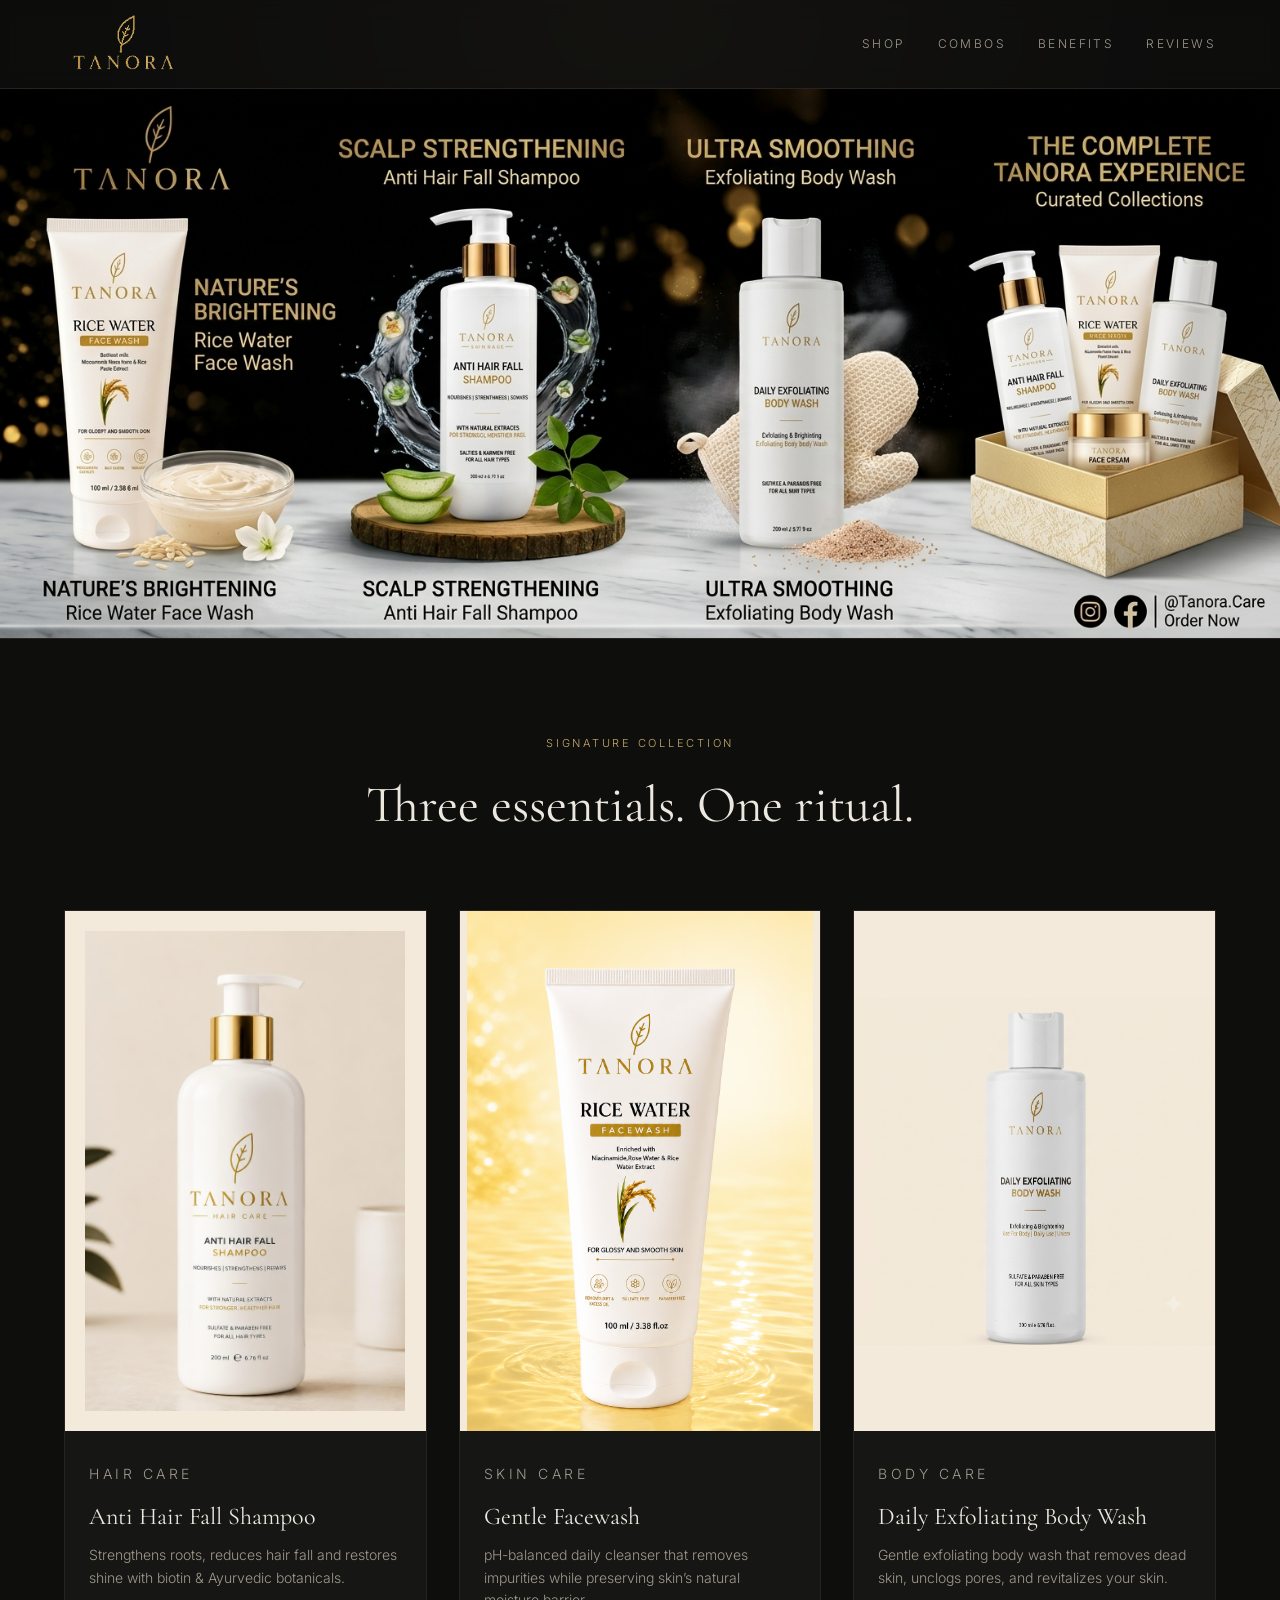
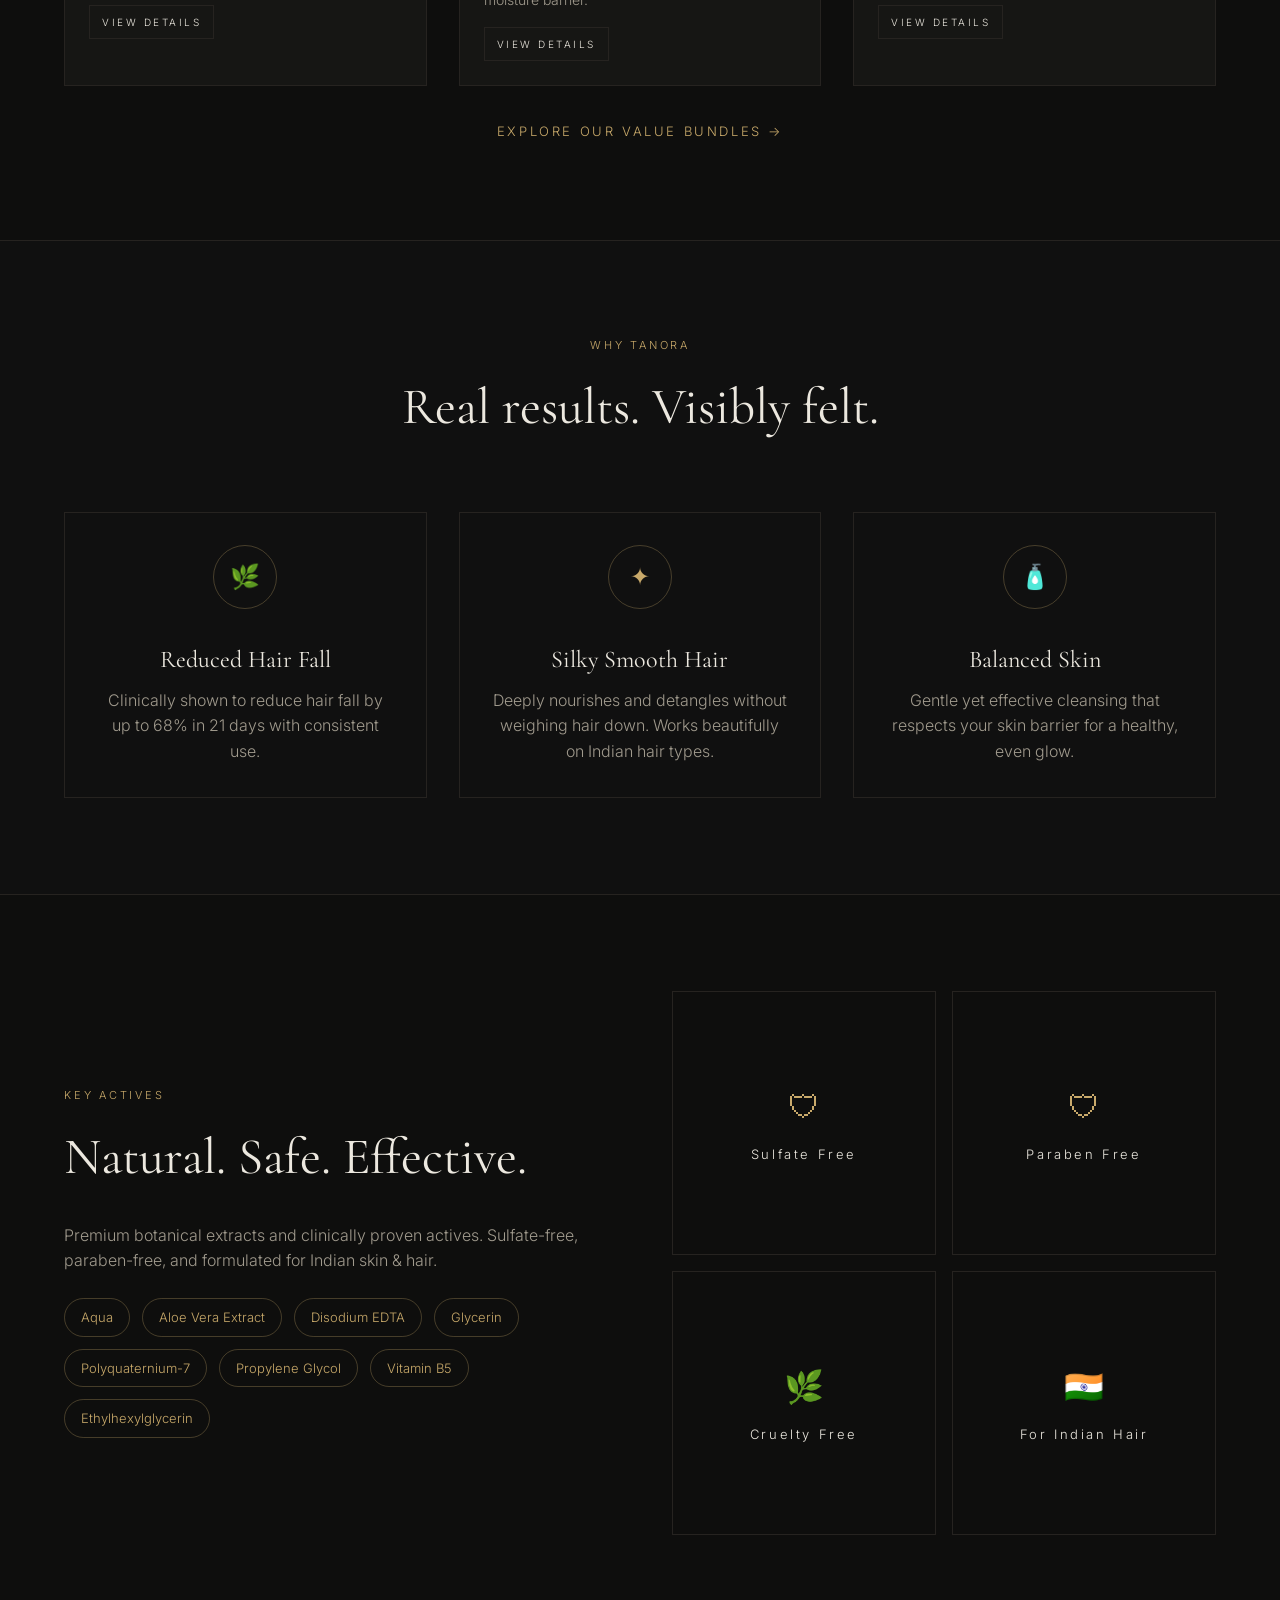
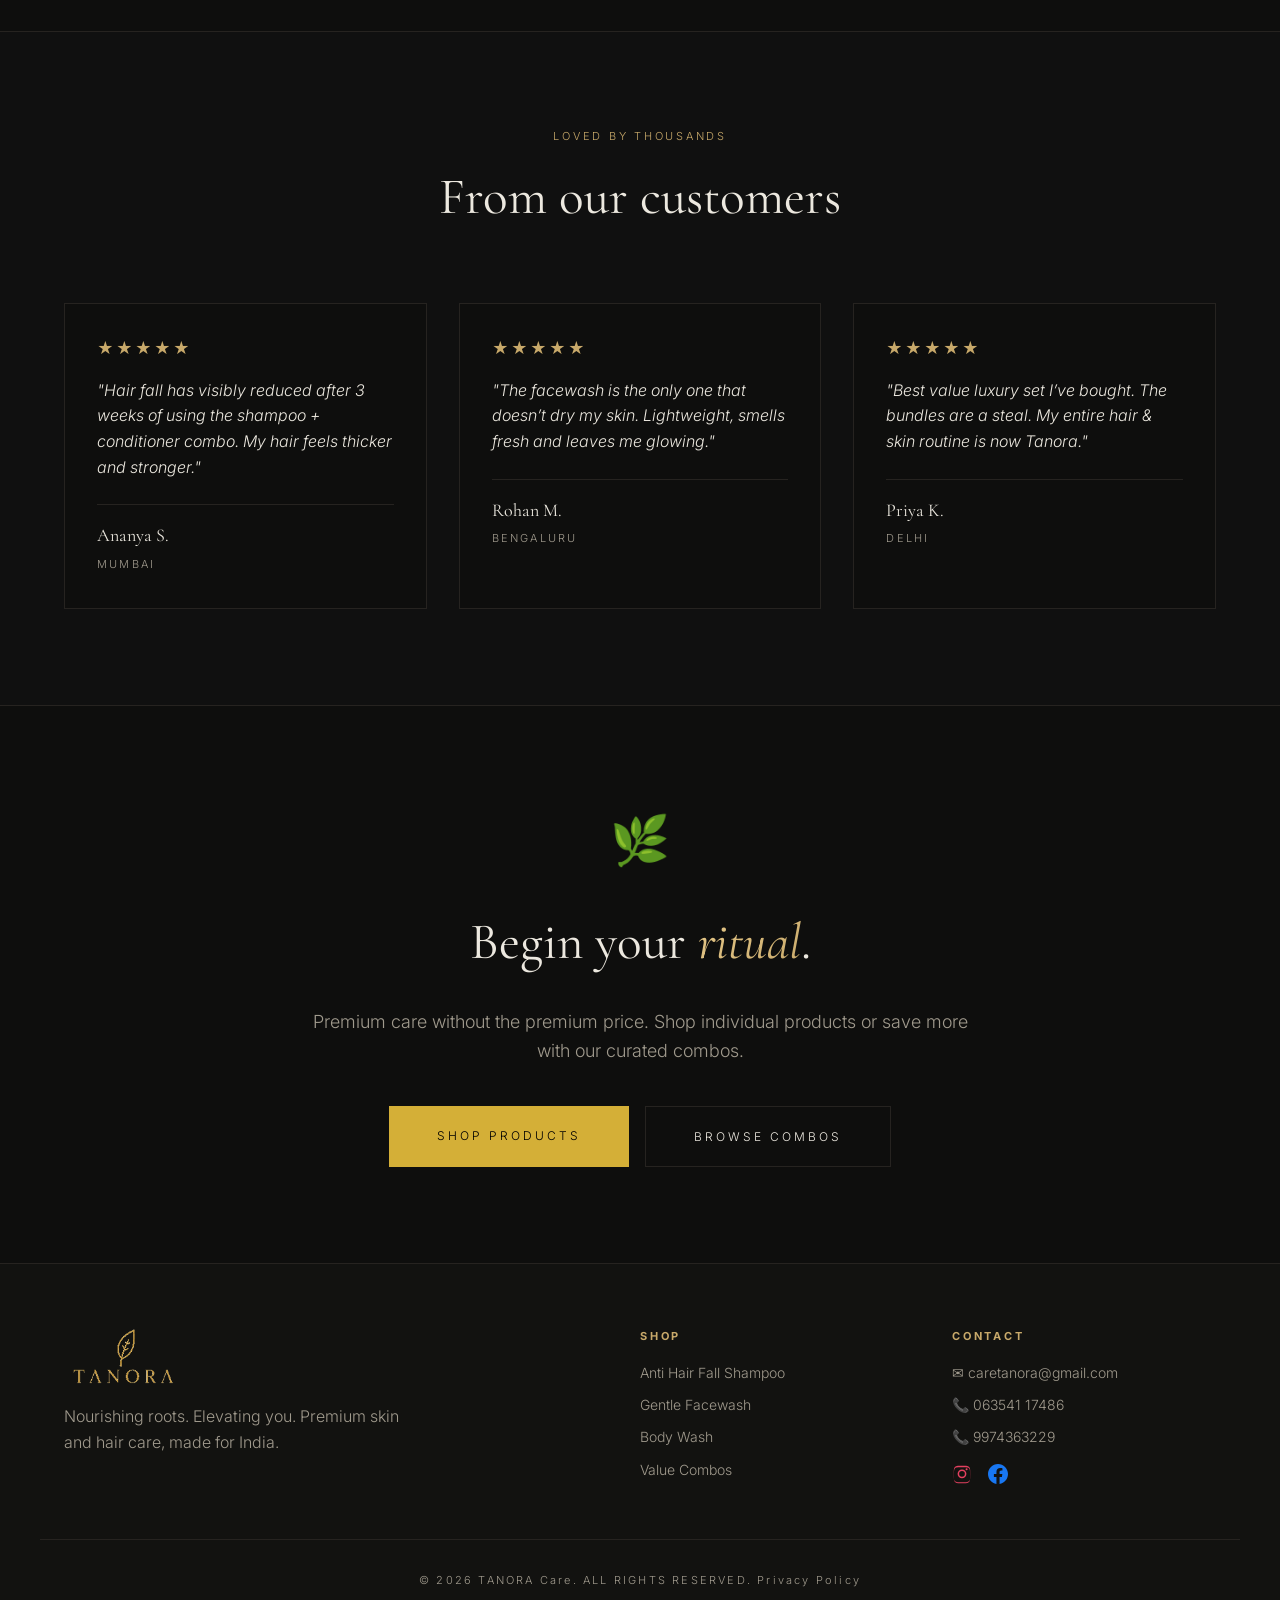
<file: index.html>
<!DOCTYPE html>
<html lang="en">
<head>
<meta charset="UTF-8" />
<meta name="viewport" content="width=device-width, initial-scale=1.0" />

<!-- Primary Meta -->
<title>Tanora | Sulfate-Free Luxury Hair & Skin Care India</title>
<meta name="description" content="Discover Tanora luxury personal care - sulfate-free shampoo, gentle facewash, nourishing conditioner & SPF 50+ sunscreen made for Indian hair & skin." />
<meta name="keywords" content="Tanora, luxury hair care, sulfate-free shampoo, anti hair fall shampoo, gentle facewash, nourishing conditioner, sunscreen SPF 50, skin care India" />
<meta name="author" content="Tanora Care" />
<meta name="robots" content="index, follow, max-image-preview:large, max-snippet:-1, max-video-preview:-1" />
<meta name="language" content="English" />
<meta name="theme-color" content="#0e0e0d" />
<link rel="canonical" href="https://www.tanora.co.in/" />

<!-- Open Graph / Facebook / LinkedIn / WhatsApp -->
<meta property="og:type" content="website" />
<meta property="og:site_name" content="Tanora Care" />
<meta property="og:title" content="Tanora | Sulfate-Free Luxury Hair & Skin Care India" />
<meta property="og:description" content="Sulfate-free shampoo, gentle facewash, nourishing conditioner & SPF 50+ sunscreen - premium personal care made for Indian hair & skin." />
<meta property="og:url" content="https://www.tanora.co.in/" />
<meta property="og:image" content="https://www.tanora.co.in/images/product.jpg" />
<meta property="og:image:alt" content="Tanora luxury personal care collection" />
<meta property="og:locale" content="en_IN" />

<!-- Twitter Card -->
<meta name="twitter:card" content="summary_large_image" />
<meta name="twitter:title" content="Tanora | Sulfate-Free Luxury Hair & Skin Care India" />
<meta name="twitter:description" content="Sulfate-free shampoo, gentle facewash, nourishing conditioner & SPF 50+ sunscreen - made for Indian hair & skin." />
<meta name="twitter:image" content="https://www.tanora.co.in/images/product.jpg" />

<!-- Icons -->
<link rel="icon" type="image/x-icon" href="images/favicon.ico" />
<link rel="apple-touch-icon" href="images/tanora-logo.png" />

<!-- Resource hints & fonts (non-blocking) -->
<link rel="preconnect" href="https://fonts.googleapis.com" />
<link rel="preconnect" href="https://fonts.gstatic.com" crossorigin />
<link rel="preload" as="image" href="images/product.jpg" fetchpriority="high" />
<link rel="preload" as="style" href="https://fonts.googleapis.com/css2?family=Cormorant+Garamond:ital,wght@0,400;1,400;1,600&family=Inter:wght@300;400;500&display=swap" onload="this.onload=null;this.rel='stylesheet'" />
<noscript><link rel="stylesheet" href="https://fonts.googleapis.com/css2?family=Cormorant+Garamond:ital,wght@0,400;1,400;1,600&family=Inter:wght@300;400;500&display=swap" /></noscript>
<link rel="stylesheet" href="css/style.css" />

<!-- Structured Data -->
<script type="application/ld+json">
{
  "@context": "https://schema.org",
  "@graph": [
    {
      "@type": "Organization",
      "@id": "https://www.tanora.co.in/#organization",
      "name": "Tanora Care",
      "alternateName": "Tanora",
      "url": "https://www.tanora.co.in/",
      "logo": {
        "@type": "ImageObject",
        "url": "https://www.tanora.co.in/images/tanora-logo.png",
        "width": 347,
        "height": 176
      },
      "description": "Tanora is a luxury personal care brand offering sulfate-free shampoo, gentle facewash, nourishing conditioner and broad spectrum sunscreen made for Indian hair and skin.",
      "email": "caretanora@gmail.com",
      "telephone": "+91-6354117486",
      "areaServed": "IN",
      "contactPoint": {
        "@type": "ContactPoint",
        "telephone": "+91-6354117486",
        "email": "caretanora@gmail.com",
        "contactType": "customer service",
        "areaServed": "IN",
        "availableLanguage": ["English", "Hindi"]
      },
      "sameAs": [
        "https://www.instagram.com/caretanora",
        "https://www.facebook.com/profile.php?id=61589287961963"
      ]
    },
    {
      "@type": "WebSite",
      "@id": "https://www.tanora.co.in/#website",
      "url": "https://www.tanora.co.in/",
      "name": "Tanora Care",
      "publisher": { "@id": "https://www.tanora.co.in/#organization" },
      "inLanguage": "en-IN"
    },
    {
      "@type": "WebPage",
      "@id": "https://www.tanora.co.in/#webpage",
      "url": "https://www.tanora.co.in/",
      "name": "Tanora | Sulfate-Free Luxury Hair & Skin Care India",
      "isPartOf": { "@id": "https://www.tanora.co.in/#website" },
      "about": { "@id": "https://www.tanora.co.in/#organization" },
      "description": "Discover Tanora luxury personal care - sulfate-free shampoo, gentle facewash, nourishing conditioner and SPF 50+ sunscreen made for Indian hair and skin.",
      "inLanguage": "en-IN"
    }
  ]
}
</script>

<!-- Google tag (gtag.js) -->
 <!-- Meta Pixel Code -->
<script>
!function(f,b,e,v,n,t,s)
{if(f.fbq)return;n=f.fbq=function(){n.callMethod?
n.callMethod.apply(n,arguments):n.queue.push(arguments)};
if(!f._fbq)f._fbq=n;n.push=n;n.loaded=!0;n.version='2.0';
n.queue=[];t=b.createElement(e);t.async=!0;
t.src=v;s=b.getElementsByTagName(e)[0];
s.parentNode.insertBefore(t,s)}(window, document,'script',
'https://connect.facebook.net/en_US/fbevents.js');
fbq('init', '1426876552536296');
fbq('track', 'PageView');
</script>
<noscript><img height="1" width="1" style="display:none"
src="https://www.facebook.com/tr?id=1426876552536296&ev=PageView&noscript=1"
/></noscript>
<!-- End Meta Pixel Code -->
<script async src="https://www.googletagmanager.com/gtag/js?id=G-CE996MBF3L"></script>
<script>
  window.dataLayer = window.dataLayer || [];
  function gtag(){dataLayer.push(arguments);}
  gtag('js', new Date());
  gtag('config', 'G-CE996MBF3L');
</script>
</head>
<body>

<a href="#products" class="skip-link">Skip to products</a>

<!-- NAV -->
<header class="nav">
  <div class="container nav-inner">
    <a href="index.html" class="logo" aria-label="Tanora Care home"><img src="images/tanora-logo.png" alt="Tanora Care logo" /></a>
    <input type="checkbox" id="nav-toggle" class="nav-toggle" aria-label="Toggle navigation menu" />
    <label for="nav-toggle" class="nav-burger" aria-hidden="true"><span></span><span></span><span></span></label>
    <nav class="nav-links" aria-label="Primary navigation">
      <a href="#products">SHOP</a>
      <a href="combos.html">COMBOS</a>
      <a href="#benefits">BENEFITS</a>
      <a href="#reviews">REVIEWS</a>
    </nav>
  </div>
</header>

<main id="main">

<!-- HERO -->
<section class="hero" aria-label="Tanora hero">
  <div class="hero-grid">
    <div class="hero-image">
      <img src="images/hero.png" alt="Tanora luxury personal care products collection" fetchpriority="high" decoding="async" />
    </div>
  </div>
</section>

<!-- PRODUCTS -->
<section id="products" class="section" aria-labelledby="products-title">
  <div class="container">
    <div class="section-head">
      <p class="kicker">SIGNATURE COLLECTION</p>
      <h2 id="products-title">Three essentials. One ritual.</h2>
    </div>
    <div class="grid-3">
      <!-- Shampoo -->
      <article class="card">
        <a href="shampoo.html" class="card-img" aria-label="View Anti Hair Fall Shampoo details"><img src="images/shampoo.jpeg" alt="Tanora Anti Hair Fall Shampoo bottle" width="1440" height="2160" loading="lazy" decoding="async" /></a>
        <div class="card-body">
          <p class="kicker">HAIR CARE</p>
          <h3><a href="shampoo.html">Anti Hair Fall Shampoo</a></h3>
          <p>Strengthens roots, reduces hair fall and restores shine with biotin &amp; Ayurvedic botanicals.</p>
          <div class="price" style="font-size:15px;margin:12px 0 16px;color:#c8a96a"></div>
          <div style="display:flex;gap:6px;flex-wrap:wrap">
            <a href="shampoo.html" class="btn btn-outline" style="padding:8px 12px;font-size:10px">VIEW DETAILS</a>
          </div>
        </div>
      </article>
      <!-- Facewash -->
      <article class="card">
        <a href="facewash.html" class="card-img" aria-label="View Gentle Facewash details"><img src="images/facewash.png" alt="Tanora Gentle Facewash bottle" width="1024" height="1536" loading="lazy" decoding="async" /></a>
        <div class="card-body">
          <p class="kicker">SKIN CARE</p>
          <h3><a href="facewash.html">Gentle Facewash</a></h3>
          <p>pH-balanced daily cleanser that removes impurities while preserving skin’s natural moisture barrier.</p>
          <div class="price" style="font-size:15px;margin:12px 0 16px;color:#c8a96a"></div>
          <div style="display:flex;gap:6px;flex-wrap:wrap">
            <a href="facewash.html" class="btn btn-outline" style="padding:8px 12px;font-size:10px">VIEW DETAILS</a>
          </div>
        </div>
      </article>
      <!-- Body Wash -->
      <article class="card">
        <a href="bodywash.html" class="card-img"><img src="images/bodywash.png" alt="Daily Exfoliating Body Wash" /></a>
        <div class="card-body">
          <p class="kicker">BODY CARE</p>
          <h3><a href="bodywash.html">Daily Exfoliating Body Wash</a></h3>
          <p>Gentle exfoliating body wash that removes dead skin, unclogs pores, and revitalizes your skin.</p>
          <div class="price" style="font-size:15px;margin:12px 0 16px;color:#c8a96a"></div>
          <div style="display:flex;gap:6px;flex-wrap:wrap">
            <a href="bodywash.html" class="btn btn-outline" style="padding:8px 12px;font-size:10px">VIEW DETAILS</a>
          </div>
        </div>
      </article>
      <!-- Sunscreen -->
      <!--<article class="card">
        <a href="sunscreen.html" class="card-img"><img src="images/sunscreen.png" alt="Tanora Sunscreen" /></a>
        <div class="card-body">
          <p class="kicker">SKIN CARE</p>
          <h3><a href="sunscreen.html">Broad Spectrum Sunscreen</a></h3>
          <p>Broad-spectrum sunscreen with SPF 50+ for daily protection. Lightweight, matte, and suited for all skin types.</p>
          <div class="price" style="font-size:15px;margin:12px 0 16px;color:#c8a96a"></div>
          <div style="display:flex;gap:6px;flex-wrap:wrap">
            <a href="sunscreen.html" class="btn btn-outline" style="padding:8px 12px;font-size:10px">VIEW DETAILS</a>
          </div>
        </div>
      </article>-->
    </div>
    <p style="text-align:center;margin-top:32px"><a href="combos.html" style="color:var(--gold);font-size:13px;letter-spacing:.2em">EXPLORE OUR VALUE BUNDLES →</a></p>
  </div>
</section>

<!-- BENEFITS -->
<section id="benefits" class="section alt" aria-labelledby="benefits-title">
  <div class="container">
    <div class="section-head">
      <p class="kicker">WHY TANORA</p>
      <h2 id="benefits-title">Real results. Visibly felt.</h2>
    </div>
    <div class="grid-3">
      <div class="benefit"><div class="circle" aria-hidden="true">🌿</div><h3>Reduced Hair Fall</h3><p>Clinically shown to reduce hair fall by up to 68% in 21 days with consistent use.</p></div>
      <div class="benefit"><div class="circle" aria-hidden="true">✦</div><h3>Silky Smooth Hair</h3><p>Deeply nourishes and detangles without weighing hair down. Works beautifully on Indian hair types.</p></div>
      <div class="benefit"><div class="circle" aria-hidden="true">🧴</div><h3>Balanced Skin</h3><p>Gentle yet effective cleansing that respects your skin barrier for a healthy, even glow.</p></div>
    </div>
  </div>
</section>

<!-- INGREDIENTS -->
<section id="ingredients" class="section" aria-labelledby="ingredients-title">
  <div class="container grid-2">
    <div>
      <p class="kicker">KEY ACTIVES</p>
      <h2 id="ingredients-title">Natural. Safe. Effective.</h2>
      <p class="muted">Premium botanical extracts and clinically proven actives. Sulfate-free, paraben-free, and formulated for Indian skin &amp; hair.</p>
      <div class="tags">
        <span>Aqua</span>
        <span>Aloe Vera Extract</span>
        <span>Disodium EDTA</span>
        <span>Glycerin</span>
        <span>Polyquaternium-7</span>
        <span>Propylene Glycol</span>
        <span>Vitamin B5</span>
        <span>Ethylhexylglycerin</span>
      </div>
    </div>
    <div class="features">
      <div>🛡<span>Sulfate Free</span></div>
      <div>🛡<span>Paraben Free</span></div>
      <div>🌿<span>Cruelty Free</span></div>
      <div>🇮🇳<span>For Indian Hair</span></div>
    </div>
  </div>
</section>

<!-- REVIEWS -->
<section id="reviews" class="section alt" aria-labelledby="reviews-title">
  <div class="container">
    <div class="section-head">
      <p class="kicker">LOVED BY THOUSANDS</p>
      <h2 id="reviews-title">From our customers</h2>
    </div>
    <div class="grid-3">
      <article class="review"><div class="stars" aria-label="Rated 5 out of 5">★★★★★</div><p>"Hair fall has visibly reduced after 3 weeks of using the shampoo + conditioner combo. My hair feels thicker and stronger."</p><div class="who"><strong>Ananya S.</strong><span>MUMBAI</span></div></article>
      <article class="review"><div class="stars" aria-label="Rated 5 out of 5">★★★★★</div><p>"The facewash is the only one that doesn’t dry my skin. Lightweight, smells fresh and leaves me glowing."</p><div class="who"><strong>Rohan M.</strong><span>BENGALURU</span></div></article>
      <article class="review"><div class="stars" aria-label="Rated 5 out of 5">★★★★★</div><p>"Best value luxury set I’ve bought. The bundles are a steal. My entire hair &amp; skin routine is now Tanora."</p><div class="who"><strong>Priya K.</strong><span>DELHI</span></div></article>
    </div>
  </div>
</section>

<!-- CTA -->
<section class="section cta" aria-labelledby="cta-title">
  <div class="container center">
    <div class="leaf" aria-hidden="true">🌿</div>
    <h2 id="cta-title">Begin your <em>ritual</em>.</h2>
    <p class="muted">Premium care without the premium price. Shop individual products or save more with our curated combos.</p>
    <div class="btn-row" style="justify-content:center">
      <a href="#products" class="btn btn-gold btn-lg">SHOP PRODUCTS</a>
      <a href="combos.html" class="btn btn-outline btn-lg">BROWSE COMBOS</a>
    </div>
  </div>
</section>

</main>

<!-- FOOTER -->
<footer class="footer">
  <div class="container footer-grid">
    <div class="foot-brand">
      <img src="images/tanora-logo.png" alt="Tanora Care logo" loading="lazy" />
      <p>Nourishing roots. Elevating you. Premium skin and hair care, made for India.</p>
    </div>
    <nav aria-label="Shop links">
      <h4>SHOP</h4>
      <ul>
        <li><a href="shampoo.html">Anti Hair Fall Shampoo</a></li>
        <!--<li><a href="conditioner.html">Nourishing Conditioner</a></li>-->
        <li><a href="facewash.html">Gentle Facewash</a></li>
        <li><a href="bodywash.html">Body Wash</a></li>
        <!--<li><a href="sunscreen.html">Broad Spectrum Sunscreen</a></li>-->
        <li><a href="combos.html">Value Combos</a></li>
      </ul>
    </nav>
    <div>
      <h4>CONTACT</h4>
      <ul>
        <li><a href="mailto:caretanora@gmail.com">✉ caretanora@gmail.com</a></li>
        <li><a href="tel:+916354117486">📞 063541 17486</a></li>
        <li><a href="tel:+919974363229">📞 9974363229</a></li>
      </ul>
      <div class="social-links" style="margin-top: 15px;">
        <a href="https://www.instagram.com/caretanora" target="_blank" rel="noopener" aria-label="Follow Tanora on Instagram" style="margin-right: 12px;">
          <svg width="20" height="20" viewBox="0 0 24 24" fill="#E4405F" aria-hidden="true" focusable="false"><path d="M12 2.16c3.2 0 3.58.01 4.85.07 1.17.05 1.8.25 2.23.41.56.22.96.48 1.38.9.42.42.68.82.9 1.38.16.42.36 1.06.41 2.23.06 1.27.07 1.65.07 4.85s-.01 3.58-.07 4.85c-.05 1.17-.25 1.8-.41 2.23-.22.56-.48.96-.9 1.38-.42.42-.82.68-1.38.9-.42.16-1.06.36-2.23.41-1.27.06-1.65.07-4.85.07s-3.58-.01-4.85-.07c-1.17-.05-1.8-.25-2.23-.41-.56-.22-.96-.48-1.38-.9-.42-.42-.68-.82-.9-1.38-.16-.42-.36-1.06-.41-2.23C2.17 15.58 2.16 15.2 2.16 12s.01-3.58.07-4.85c.05-1.17.25-1.8.41-2.23.22-.56.48-.96.9-1.38.42-.42.82-.68 1.38-.9.42-.16 1.06-.36 2.23-.41C8.42 2.17 8.8 2.16 12 2.16zm0 1.62c-3.15 0-3.52.01-4.76.07-1.15.05-1.77.24-2.19.4-.55.22-.94.47-1.35.88-.41.41-.66.8-.88 1.35-.16.42-.35 1.04-.4 2.19-.06 1.24-.07 1.61-.07 4.76s.01 3.52.07 4.76c.05 1.15.24 1.77.4 2.19.22.55.47.94.88 1.35.41.41.8.66 1.35.88.42.16 1.04.35 2.19.4 1.24.06 1.61.07 4.76.07s3.52-.01 4.76-.07c1.15-.05 1.77-.24 2.19-.4.55-.22.94-.47 1.35-.88.41-.41.66-.8.88-1.35.16-.42.35-1.04.4-2.19.06-1.24.07-1.61.07-4.76s-.01-3.52-.07-4.76c-.05-1.15-.24-1.77-.4-2.19-.22-.55-.47-.94-.88-1.35-.41-.41-.8-.66-1.35-.88-.42-.16-1.04-.35-2.19-.4-1.24-.06-1.61-.07-4.76-.07zm0 2.76a5.3 5.3 0 100 10.6 5.3 5.3 0 000-10.6zm0 8.74a3.44 3.44 0 110-6.88 3.44 3.44 0 010 6.88zm6.75-8.93a1.24 1.24 0 11-2.48 0 1.24 1.24 0 012.48 0z"/></svg>
        </a>
        <a href="https://www.facebook.com/profile.php?id=61589287961963" target="_blank" rel="noopener" aria-label="Follow Tanora on Facebook">
          <svg width="20" height="20" viewBox="0 0 24 24" fill="#1877F2" aria-hidden="true" focusable="false"><path d="M24 12.07C24 5.4 18.63 0 12 0S0 5.4 0 12.07C0 18.1 4.39 23.1 10.13 24v-8.44H7.08v-3.49h3.05V9.41c0-3.02 1.79-4.69 4.53-4.69 1.31 0 2.68.24 2.68.24v2.97h-1.51c-1.49 0-1.96.93-1.96 1.89v2.25h3.33l-.53 3.49h-2.8V24C19.61 23.1 24 18.1 24 12.07z"/></svg>
        </a>
      </div>
    </div>
  </div>
  <div class="container foot-bottom">© 2026 TANORA Care. ALL RIGHTS RESERVED. <a href="privacypolicy.html">Privacy Policy</a></div>
</footer>

</body>
</html>
</file>
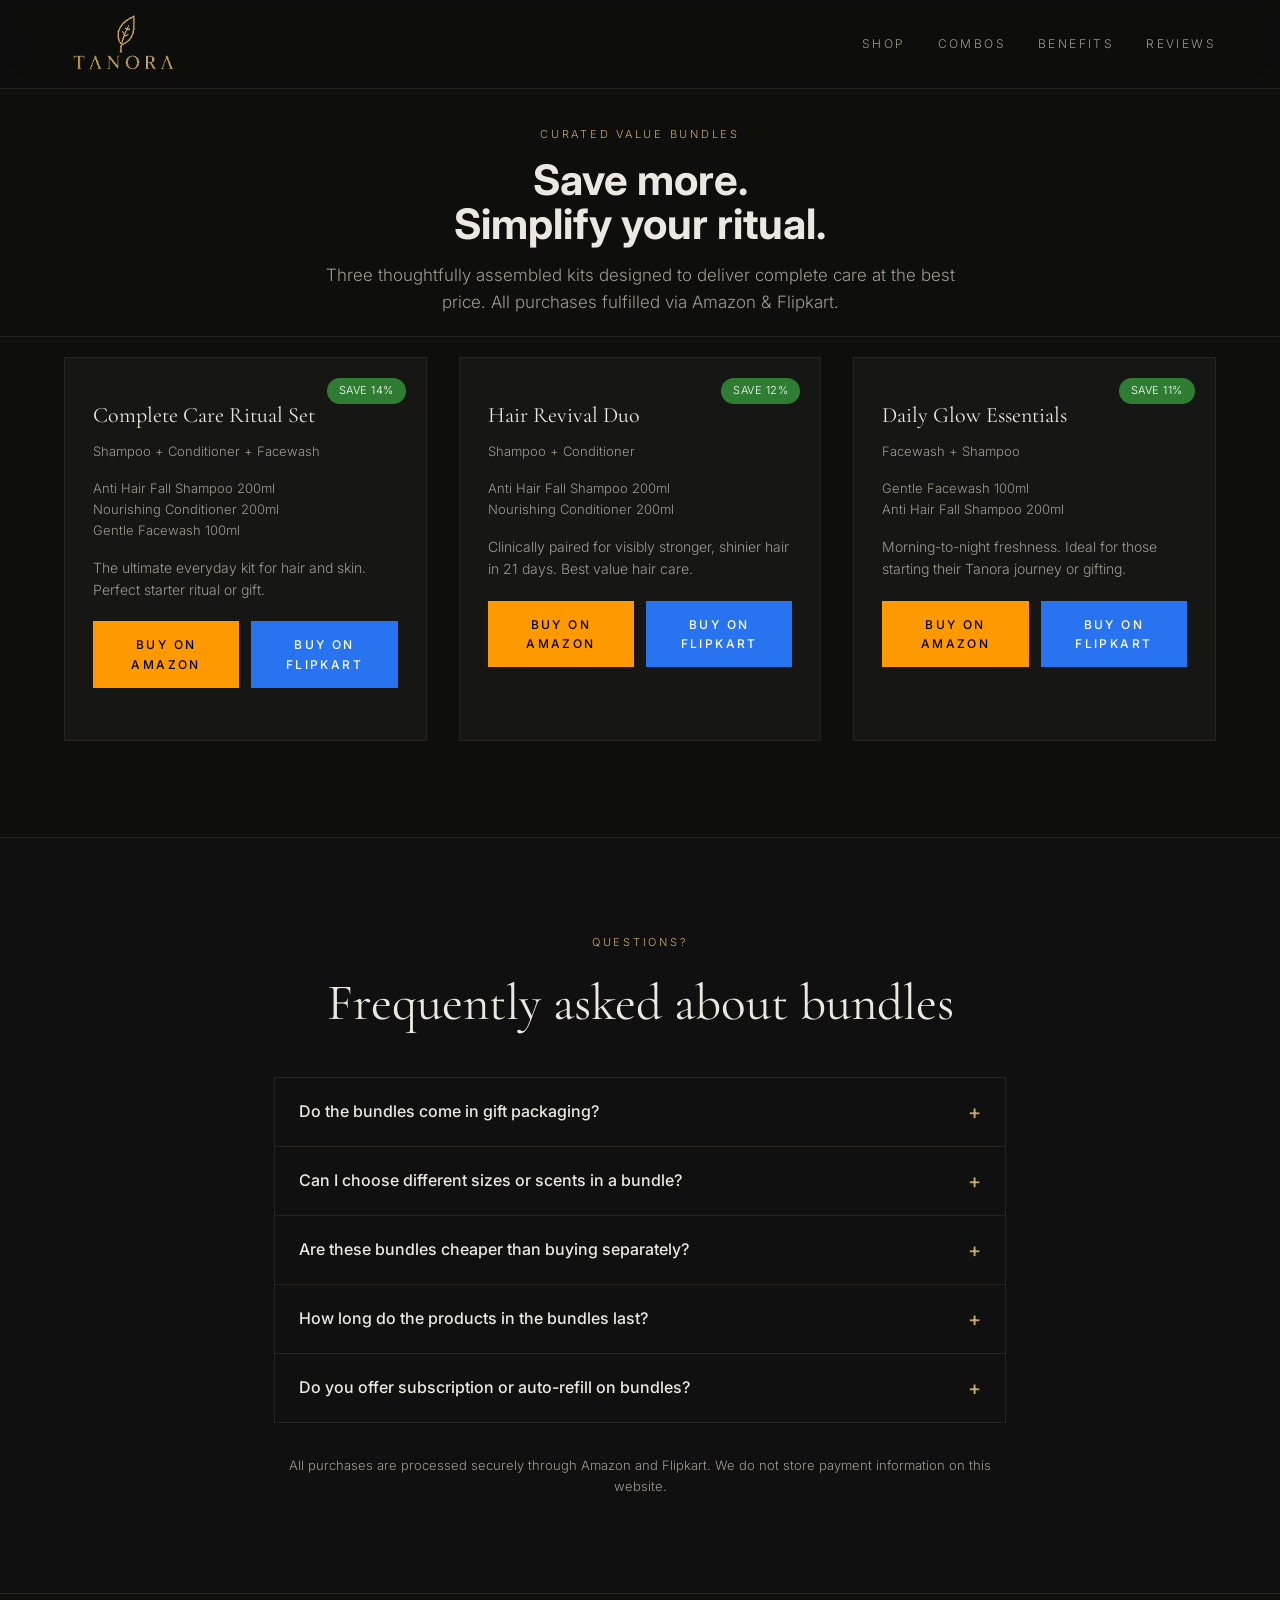
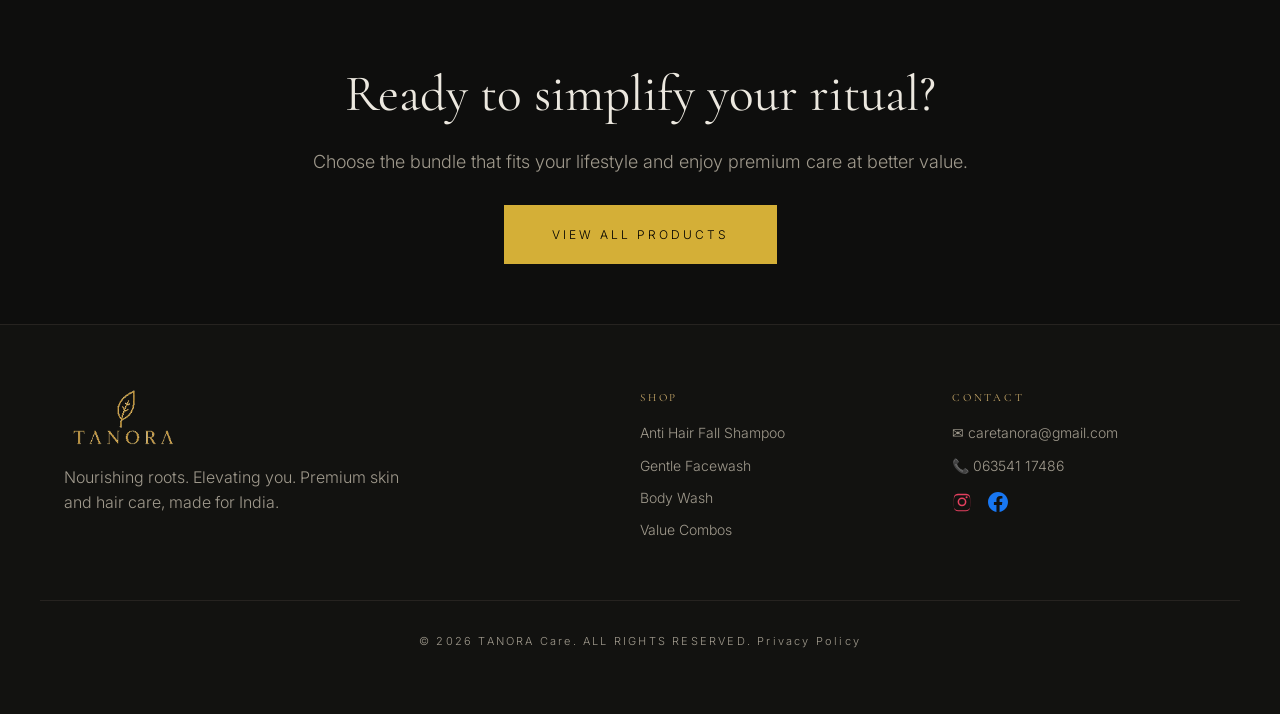
<file: combos.html>
<!DOCTYPE html>
<html lang="en">
<head>
  <meta charset="UTF-8" />
  <meta name="viewport" content="width=device-width, initial-scale=1.0" />

  <!-- Primary Meta -->
  <title>Value Combos &amp; Bundles – Save up to 18% | Tanora</title>
  <meta name="description" content="Save more with Tanora value bundles - Complete Care Set, Hair Revival Duo & Daily Glow Kit. Curated hair & skin care combos with 11–18% savings." />
  <meta name="keywords" content="Tanora combos, hair care bundle, skin care combo, value bundle India, shampoo conditioner combo, gift set" />
  <meta name="author" content="Tanora Care" />
  <meta name="robots" content="index, follow, max-image-preview:large, max-snippet:-1" />
  <meta name="language" content="English" />
  <meta name="theme-color" content="#0e0e0d" />
  <link rel="canonical" href="https://www.tanora.co.in/combos.html" />

  <!-- Open Graph -->
  <meta property="og:type" content="website" />
  <meta property="og:site_name" content="Tanora Care" />
  <meta property="og:title" content="Value Combos & Bundles – Save up to 18% | Tanora" />
  <meta property="og:description" content="Complete Care Set, Hair Revival Duo & Daily Glow Kit - curated hair & skin care combos with 11–18% savings." />
  <meta property="og:url" content="https://www.tanora.co.in/combos.html" />
  <meta property="og:image" content="https://www.tanora.co.in/images/product.jpg" />
  <meta property="og:image:alt" content="Tanora value bundles" />
  <meta property="og:locale" content="en_IN" />

  <!-- Twitter Card -->
  <meta name="twitter:card" content="summary_large_image" />
  <meta name="twitter:title" content="Value Combos & Bundles – Save up to 18% | Tanora" />
  <meta name="twitter:description" content="Curated Tanora hair & skin care combos with 11–18% savings. Buy on Amazon & Flipkart." />
  <meta name="twitter:image" content="https://www.tanora.co.in/images/product.jpg" />

  <!-- Icons -->
  <link rel="icon" type="image/x-icon" href="images/favicon.ico" />
  <link rel="apple-touch-icon" href="images/tanora-logo.png" />

  <!-- Resource hints & fonts -->
  <link rel="preconnect" href="https://fonts.googleapis.com" />
  <link rel="preconnect" href="https://fonts.gstatic.com" crossorigin />
  <link rel="preload" as="style" href="https://fonts.googleapis.com/css2?family=Cormorant+Garamond:ital,wght@0,400;1,400;1,600&family=Inter:wght@300;400;500&display=swap" onload="this.onload=null;this.rel='stylesheet'" />
  <noscript><link rel="stylesheet" href="https://fonts.googleapis.com/css2?family=Cormorant+Garamond:ital,wght@0,400;1,400;1,600&family=Inter:wght@300;400;500&display=swap" /></noscript>
  <link rel="stylesheet" href="css/style.css" />

  <!-- Structured Data -->
  <script type="application/ld+json">
  {
    "@context": "https://schema.org",
    "@graph": [
      {
        "@type": "BreadcrumbList",
        "itemListElement": [
          { "@type": "ListItem", "position": 1, "name": "Home", "item": "https://www.tanora.co.in/" },
          { "@type": "ListItem", "position": 2, "name": "Value Combos", "item": "https://www.tanora.co.in/combos.html" }
        ]
      },
      {
        "@type": "FAQPage",
        "mainEntity": [
          {
            "@type": "Question",
            "name": "Do the bundles come in gift packaging?",
            "acceptedAnswer": { "@type": "Answer", "text": "All bundles are shipped in elegant matte gift boxes with a thank you card and usage guide - perfect for gifting." }
          },
          {
            "@type": "Question",
            "name": "Can I choose different sizes or scents in a bundle?",
            "acceptedAnswer": { "@type": "Answer", "text": "Currently our bundles are fixed formulations. You can purchase individual products if you prefer specific variants." }
          },
          {
            "@type": "Question",
            "name": "Are these bundles cheaper than buying separately?",
            "acceptedAnswer": { "@type": "Answer", "text": "Yes - every bundle offers 11–18% savings compared to purchasing the products individually at full price." }
          },
          {
            "@type": "Question",
            "name": "How long do the products in the bundles last?",
            "acceptedAnswer": { "@type": "Answer", "text": "With normal daily use, the Complete Care Set lasts 2–3 months. The duos last approximately 2 months." }
          },
          {
            "@type": "Question",
            "name": "Do you offer subscription or auto-refill on bundles?",
            "acceptedAnswer": { "@type": "Answer", "text": "Not yet, but you can easily reorder via Amazon or Flipkart using your previous order history." }
          }
        ]
      }
    ]
  }
  </script>

  <!-- Google tag (gtag.js) -->
  <script async src="https://www.googletagmanager.com/gtag/js?id=G-CE996MBF3L"></script>
  <script>
    window.dataLayer = window.dataLayer || [];
    function gtag(){dataLayer.push(arguments);}
    gtag('js', new Date());
    gtag('config', 'G-CE996MBF3L');
  </script>
</head>
<body>

<a href="#main" class="skip-link">Skip to content</a>

<!-- NAV -->
<header class="nav">
  <div class="container nav-inner">
    <a href="index.html" class="logo" aria-label="Tanora Care home"><img src="images/tanora-logo.png" alt="Tanora Care logo" /></a>
    <input type="checkbox" id="nav-toggle" class="nav-toggle" aria-label="Toggle navigation menu" />
    <label for="nav-toggle" class="nav-burger" aria-hidden="true"><span></span><span></span><span></span></label>
    <nav class="nav-links" aria-label="Primary navigation">
      <a href="index.html#products">SHOP</a>
      <a href="combos.html">COMBOS</a>
      <a href="index.html#benefits">BENEFITS</a>
      <a href="index.html#reviews">REVIEWS</a>
    </nav>
  </div>
</header>

<main id="main">

<section class="product-hero" style="padding-bottom:20px">
  <div class="container" style="text-align:center;max-width:680px">
    <span class="kicker gold">CURATED VALUE BUNDLES</span>
    <h1 style="font-size:42px;line-height:1.05;margin:12px 0 16px">Save more.<br>Simplify your ritual.</h1>
    <p class="muted" style="font-size:17px">Three thoughtfully assembled kits designed to deliver complete care at the best price. All purchases fulfilled via Amazon &amp; Flipkart.</p>
  </div>
</section>

<!-- BUNDLES -->
<section class="section" style="padding-top:20px" aria-label="Value bundles">
  <div class="container">
    <div class="bundle-grid">

      <!-- Bundle 1: Complete Care -->
      <article class="bundle-card">
        <div class="save">SAVE 14%</div>
        <h2 style="font-size:22px;margin:12px 0 8px">Complete Care Ritual Set</h2>
        <p style="font-size:13px;color:var(--muted);margin-bottom:4px">Shampoo + Conditioner + Facewash</p>
        <div class="bundle-products">
          <span>Anti Hair Fall Shampoo 200ml</span>
          <span>Nourishing Conditioner 200ml</span>
          <span>Gentle Facewash 100ml</span>
        </div>
        <p style="font-size:14px;color:var(--muted)">The ultimate everyday kit for hair and skin. Perfect starter ritual or gift.</p>

        <div class="buy-row" style="margin-top:20px">
          <a href="https://www.amazon.in/stores/HairSkinandBodyCare/page/631825F5-DE9D-4139-8406-0D32DE1A1E7C?lp_asin=B0H3LN7VK9&ref_=ast_bln" target="_blank" rel="noopener" class="btn btn-amazon" style="flex:1;text-align:center">BUY ON AMAZON</a>
          <a href="https://www.flipkart.com/store/tanoracare" target="_blank" rel="noopener" class="btn btn-flipkart" style="flex:1;text-align:center">BUY ON FLIPKART</a>
        </div>
      </article>

      <!-- Bundle 2: Hair Revival -->
      <article class="bundle-card">
        <div class="save">SAVE 12%</div>
        <h2 style="font-size:22px;margin:12px 0 8px">Hair Revival Duo</h2>
        <p style="font-size:13px;color:var(--muted);margin-bottom:4px">Shampoo + Conditioner</p>
        <div class="bundle-products">
          <span>Anti Hair Fall Shampoo 200ml</span>
          <span>Nourishing Conditioner 200ml</span>
        </div>
        <p style="font-size:14px;color:var(--muted)">Clinically paired for visibly stronger, shinier hair in 21 days. Best value hair care.</p>

        <div class="buy-row" style="margin-top:20px">
          <a href="https://www.amazon.in/stores/HairSkinandBodyCare/page/631825F5-DE9D-4139-8406-0D32DE1A1E7C?lp_asin=B0H3LN7VK9&ref_=ast_bln" target="_blank" rel="noopener" class="btn btn-amazon" style="flex:1;text-align:center">BUY ON AMAZON</a>
          <a href="https://www.flipkart.com/store/tanoracare" target="_blank" rel="noopener" class="btn btn-flipkart" style="flex:1;text-align:center">BUY ON FLIPKART</a>
        </div>
      </article>

      <!-- Bundle 3: Daily Glow -->
      <article class="bundle-card">
        <div class="save">SAVE 11%</div>
        <h2 style="font-size:22px;margin:12px 0 8px">Daily Glow Essentials</h2>
        <p style="font-size:13px;color:var(--muted);margin-bottom:4px">Facewash + Shampoo</p>
        <div class="bundle-products">
          <span>Gentle Facewash 100ml</span>
          <span>Anti Hair Fall Shampoo 200ml</span>
        </div>
        <p style="font-size:14px;color:var(--muted)">Morning-to-night freshness. Ideal for those starting their Tanora journey or gifting.</p>

        <div class="buy-row" style="margin-top:20px">
          <a href="https://www.amazon.in/stores/HairSkinandBodyCare/page/631825F5-DE9D-4139-8406-0D32DE1A1E7C?lp_asin=B0H3LN7VK9&ref_=ast_bln" target="_blank" rel="noopener" class="btn btn-amazon" style="flex:1;text-align:center">BUY ON AMAZON</a>
          <a href="https://www.flipkart.com/store/tanoracare" target="_blank" rel="noopener" class="btn btn-flipkart" style="flex:1;text-align:center">BUY ON FLIPKART</a>
        </div>
      </article>

    </div>
  </div>
</section>

<!-- FAQ -->
<section class="section alt" aria-labelledby="faq-title">
  <div class="container" style="max-width:780px">
    <div class="section-head" style="margin-bottom:32px">
      <p class="kicker">QUESTIONS?</p>
      <h2 id="faq-title">Frequently asked about bundles</h2>
    </div>

    <div class="accordion">
      <div class="accordion-item">
        <div class="accordion-header" role="button" tabindex="0" aria-expanded="false" onclick="toggleAccordion(this)" onkeydown="accordionKey(event, this)">Do the bundles come in gift packaging?</div>
        <div class="accordion-content">All bundles are shipped in elegant matte gift boxes with a thank you card and usage guide - perfect for gifting.</div>
      </div>
      <div class="accordion-item">
        <div class="accordion-header" role="button" tabindex="0" aria-expanded="false" onclick="toggleAccordion(this)" onkeydown="accordionKey(event, this)">Can I choose different sizes or scents in a bundle?</div>
        <div class="accordion-content">Currently our bundles are fixed formulations. You can purchase individual products if you prefer specific variants.</div>
      </div>
      <div class="accordion-item">
        <div class="accordion-header" role="button" tabindex="0" aria-expanded="false" onclick="toggleAccordion(this)" onkeydown="accordionKey(event, this)">Are these bundles cheaper than buying separately?</div>
        <div class="accordion-content">Yes - every bundle offers 11–18% savings compared to purchasing the products individually at full price.</div>
      </div>
      <div class="accordion-item">
        <div class="accordion-header" role="button" tabindex="0" aria-expanded="false" onclick="toggleAccordion(this)" onkeydown="accordionKey(event, this)">How long do the products in the bundles last?</div>
        <div class="accordion-content">With normal daily use, the Complete Care Set lasts 2–3 months. The duos last approximately 2 months.</div>
      </div>
      <div class="accordion-item">
        <div class="accordion-header" role="button" tabindex="0" aria-expanded="false" onclick="toggleAccordion(this)" onkeydown="accordionKey(event, this)">Do you offer subscription or auto-refill on bundles?</div>
        <div class="accordion-content">Not yet, but you can easily reorder via Amazon or Flipkart using your previous order history.</div>
      </div>
    </div>

    <p style="text-align:center;margin-top:32px;font-size:13px;color:var(--muted)">All purchases are processed securely through Amazon and Flipkart. We do not store payment information on this website.</p>
  </div>
</section>

<!-- FINAL CTA -->
<section class="section cta" style="padding:60px 0">
  <div class="container center">
    <h2 style="margin-bottom:12px">Ready to simplify your ritual?</h2>
    <p class="muted" style="margin-bottom:28px">Choose the bundle that fits your lifestyle and enjoy premium care at better value.</p>
    <a href="index.html#products" class="btn btn-gold btn-lg">VIEW ALL PRODUCTS</a>
  </div>
</section>

</main>

<!-- FOOTER -->
<footer class="footer">
  <div class="container footer-grid">
    <div class="foot-brand">
      <img src="images/tanora-logo.png" alt="Tanora Care logo" loading="lazy" />
      <p>Nourishing roots. Elevating you. Premium skin and hair care, made for India.</p>
    </div>
    <nav aria-label="Shop links">
      <h2 style="font-size:11px;letter-spacing:.25em;color:var(--gold);margin-bottom:16px">SHOP</h2>
      <ul>
        <li><a href="shampoo.html">Anti Hair Fall Shampoo</a></li>
        <!--<li><a href="conditioner.html">Nourishing Conditioner</a></li>-->
        <li><a href="facewash.html">Gentle Facewash</a></li>
        <li><a href="bodywash.html">Body Wash</a></li>
        <!--<li><a href="sunscreen.html">Broad Spectrum Sunscreen</a></li>-->
        <li><a href="combos.html">Value Combos</a></li>
      </ul>
    </nav>
    <div>
      <h2 style="font-size:11px;letter-spacing:.25em;color:var(--gold);margin-bottom:16px">CONTACT</h2>
      <ul>
        <li><a href="mailto:caretanora@gmail.com">✉ caretanora@gmail.com</a></li>
        <li><a href="tel:+916354117486">📞 063541 17486</a></li>
      </ul>
      <div class="social-links" style="margin-top: 15px;">
        <a href="https://www.instagram.com/caretanora" target="_blank" rel="noopener" aria-label="Follow Tanora on Instagram" style="margin-right: 12px;">
          <svg width="20" height="20" viewBox="0 0 24 24" fill="#E4405F" aria-hidden="true" focusable="false"><path d="M12 2.16c3.2 0 3.58.01 4.85.07 1.17.05 1.8.25 2.23.41.56.22.96.48 1.38.9.42.42.68.82.9 1.38.16.42.36 1.06.41 2.23.06 1.27.07 1.65.07 4.85s-.01 3.58-.07 4.85c-.05 1.17-.25 1.8-.41 2.23-.22.56-.48.96-.9 1.38-.42.42-.82.68-1.38.9-.42.16-1.06.36-2.23.41-1.27.06-1.65.07-4.85.07s-3.58-.01-4.85-.07c-1.17-.05-1.8-.25-2.23-.41-.56-.22-.96-.48-1.38-.9-.42-.42-.68-.82-.9-1.38-.16-.42-.36-1.06-.41-2.23C2.17 15.58 2.16 15.2 2.16 12s.01-3.58.07-4.85c.05-1.17.25-1.8.41-2.23.22-.56.48-.96.9-1.38.42-.42.82-.68 1.38-.9.42-.16 1.06-.36 2.23-.41C8.42 2.17 8.8 2.16 12 2.16zm0 1.62c-3.15 0-3.52.01-4.76.07-1.15.05-1.77.24-2.19.4-.55.22-.94.47-1.35.88-.41.41-.66.8-.88 1.35-.16.42-.35 1.04-.4 2.19-.06 1.24-.07 1.61-.07 4.76s.01 3.52.07 4.76c.05 1.15.24 1.77.4 2.19.22.55.47.94.88 1.35.41.41.8.66 1.35.88.42.16 1.04.35 2.19.4 1.24.06 1.61.07 4.76.07s3.52-.01 4.76-.07c1.15-.05 1.77-.24 2.19-.4.55-.22.94-.47 1.35-.88.41-.41.66-.8.88-1.35.16-.42.35-1.04.4-2.19.06-1.24.07-1.61.07-4.76s-.01-3.52-.07-4.76c-.05-1.15-.24-1.77-.4-2.19-.22-.55-.47-.94-.88-1.35-.41-.41-.8-.66-1.35-.88-.42-.16-1.04-.35-2.19-.4-1.24-.06-1.61-.07-4.76-.07zm0 2.76a5.3 5.3 0 100 10.6 5.3 5.3 0 000-10.6zm0 8.74a3.44 3.44 0 110-6.88 3.44 3.44 0 010 6.88zm6.75-8.93a1.24 1.24 0 11-2.48 0 1.24 1.24 0 012.48 0z"/></svg>
        </a>
        <a href="https://www.facebook.com/profile.php?id=61589287961963" target="_blank" rel="noopener" aria-label="Follow Tanora on Facebook">
          <svg width="20" height="20" viewBox="0 0 24 24" fill="#1877F2" aria-hidden="true" focusable="false"><path d="M24 12.07C24 5.4 18.63 0 12 0S0 5.4 0 12.07C0 18.1 4.39 23.1 10.13 24v-8.44H7.08v-3.49h3.05V9.41c0-3.02 1.79-4.69 4.53-4.69 1.31 0 2.68.24 2.68.24v2.97h-1.51c-1.49 0-1.96.93-1.96 1.89v2.25h3.33l-.53 3.49h-2.8V24C19.61 23.1 24 18.1 24 12.07z"/></svg>
        </a>
      </div>
    </div>
  </div>
  <div class="container foot-bottom">© 2026 TANORA Care. ALL RIGHTS RESERVED. <a href="privacypolicy.html">Privacy Policy</a></div>
</footer>

<script>
function toggleAccordion(header) {
  const item = header.parentElement;
  const isOpen = item.classList.contains('open');

  // Close all others
  document.querySelectorAll('.accordion-item').forEach(i => {
    i.classList.remove('open');
    const h = i.querySelector('.accordion-header');
    if (h) h.setAttribute('aria-expanded', 'false');
  });

  if (!isOpen) {
    item.classList.add('open');
    header.setAttribute('aria-expanded', 'true');
  }
}
function accordionKey(e, header) {
  if (e.key === 'Enter' || e.key === ' ') {
    e.preventDefault();
    toggleAccordion(header);
  }
}
</script>
</body>
</html>
</file>
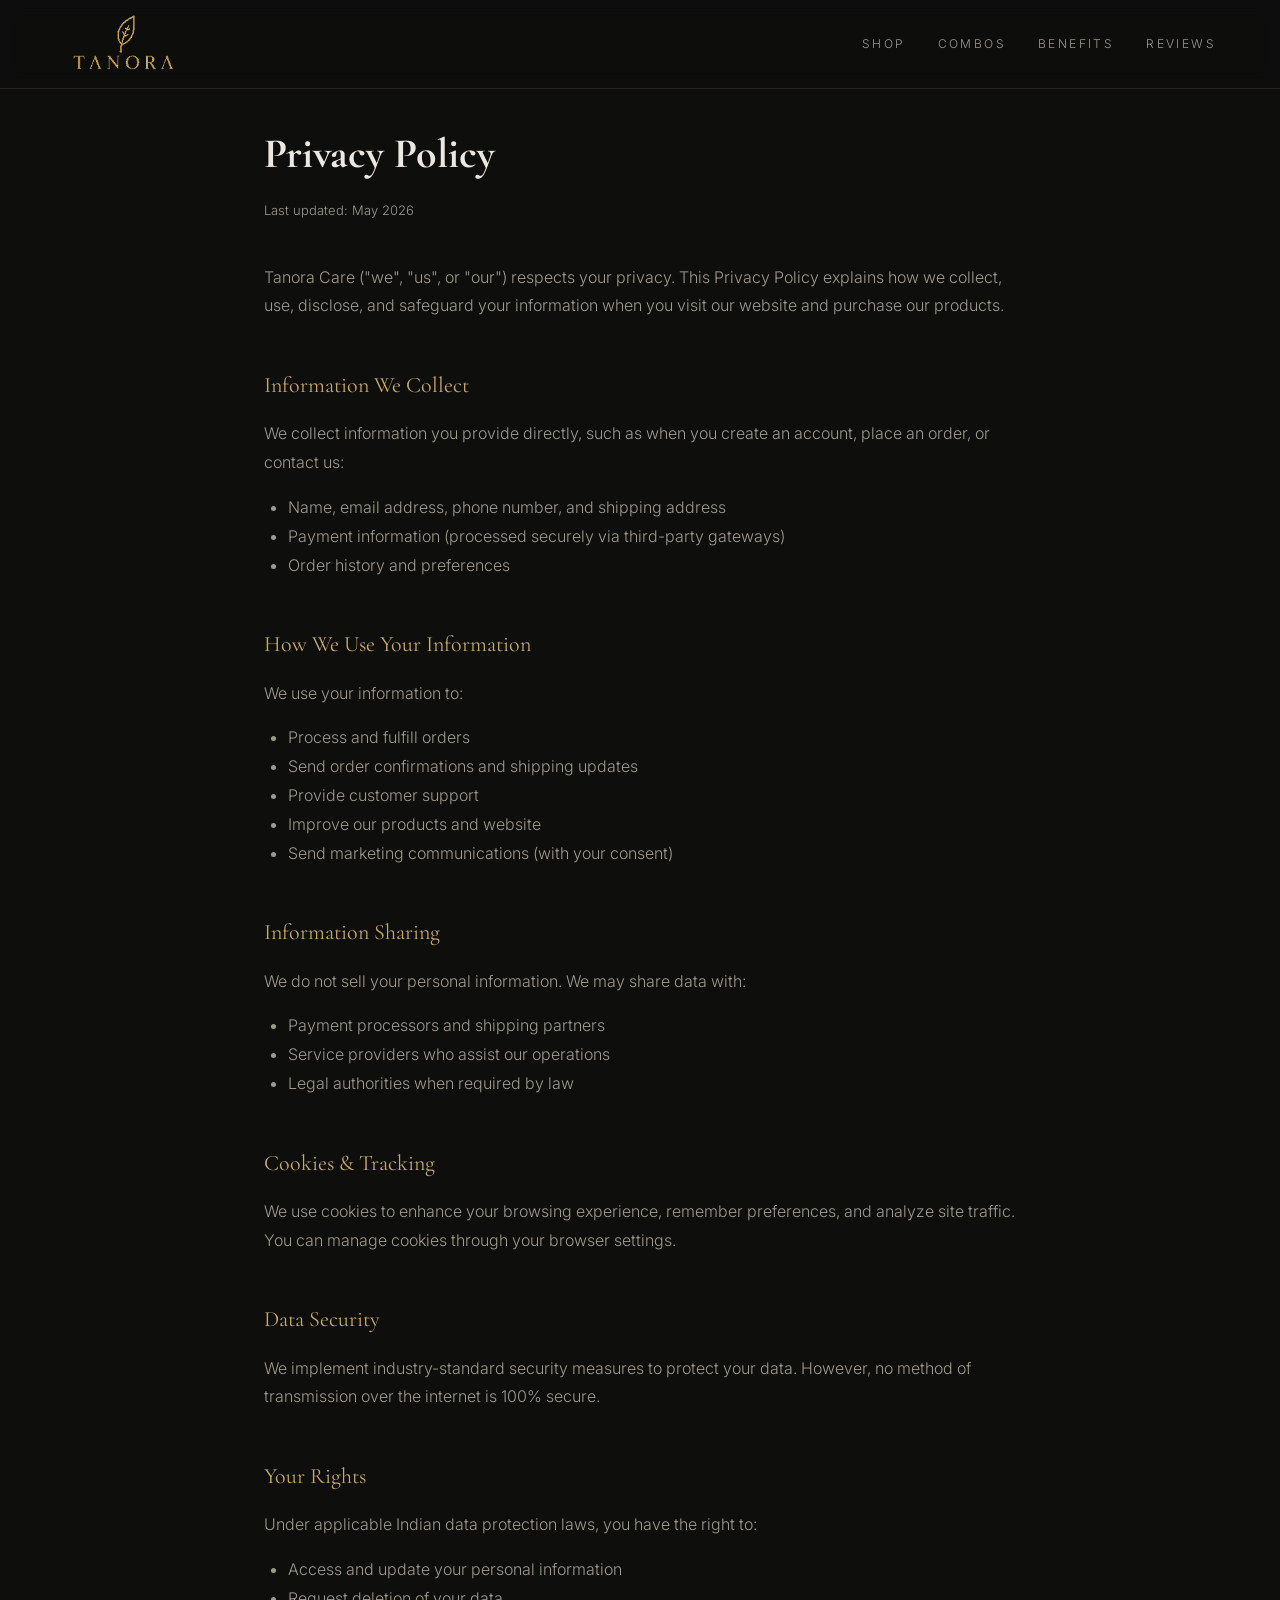
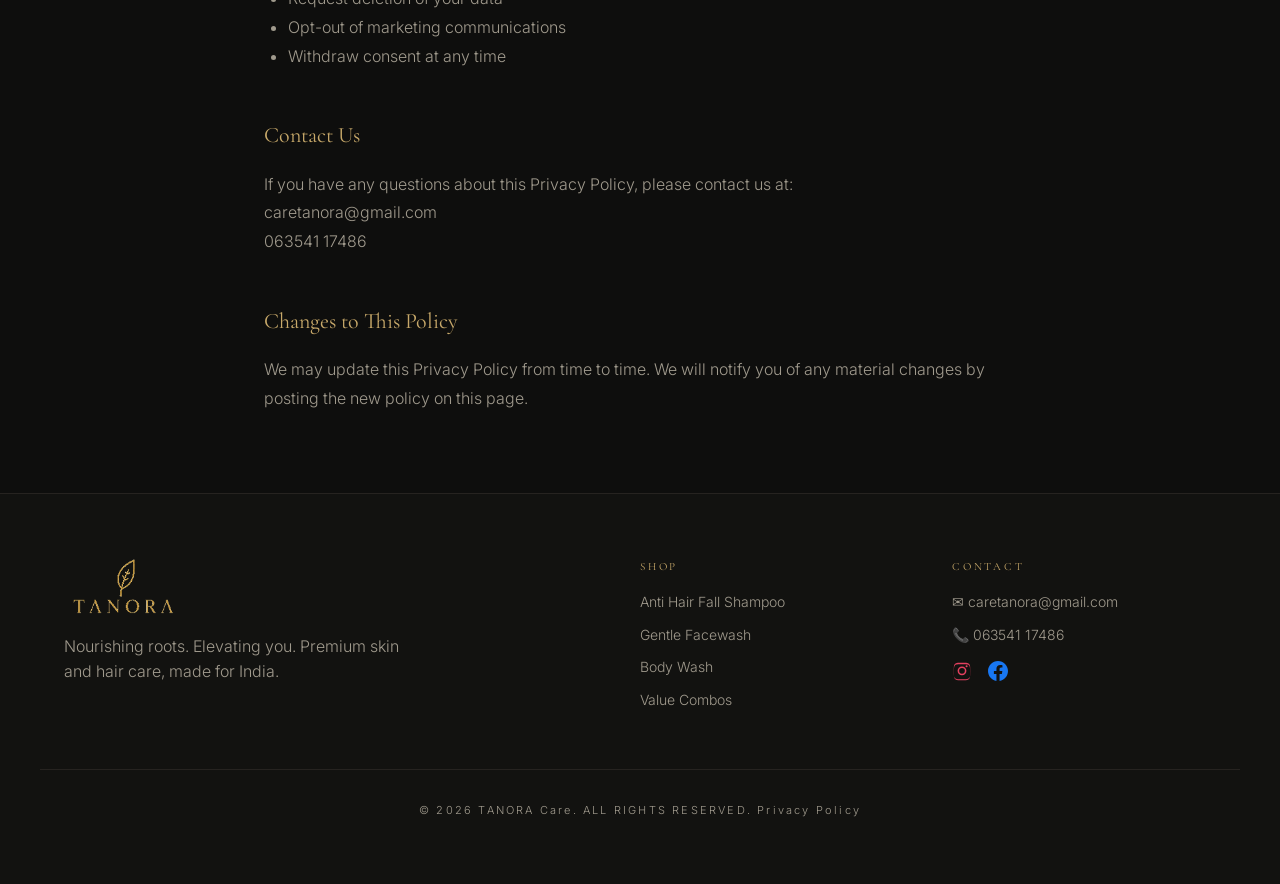
<file: privacypolicy.html>
<!DOCTYPE html>
<html lang="en">
<head>
<meta charset="UTF-8" />
<meta name="viewport" content="width=device-width, initial-scale=1.0" />

<!-- Primary Meta -->
<title>Privacy Policy | Tanora Care</title>
<meta name="description" content="Read Tanora Care's privacy policy - how we collect, use and protect your personal information when you visit our website and buy our products." />
<meta name="author" content="Tanora Care" />
<meta name="robots" content="index, follow" />
<meta name="language" content="English" />
<meta name="theme-color" content="#0e0e0d" />
<link rel="canonical" href="https://www.tanora.co.in/privacypolicy.html" />

<!-- Open Graph -->
<meta property="og:type" content="website" />
<meta property="og:site_name" content="Tanora Care" />
<meta property="og:title" content="Privacy Policy | Tanora Care" />
<meta property="og:description" content="How Tanora Care collects, uses and protects your personal information." />
<meta property="og:url" content="https://www.tanora.co.in/privacypolicy.html" />
<meta property="og:image" content="https://www.tanora.co.in/images/tanora-logo.png" />
<meta property="og:locale" content="en_IN" />

<!-- Twitter Card -->
<meta name="twitter:card" content="summary" />
<meta name="twitter:title" content="Privacy Policy | Tanora Care" />
<meta name="twitter:description" content="How Tanora Care collects, uses and protects your personal information." />
<meta name="twitter:image" content="https://www.tanora.co.in/images/tanora-logo.png" />

<!-- Icons -->
<link rel="icon" type="image/x-icon" href="images/favicon.ico" />
<link rel="apple-touch-icon" href="images/tanora-logo.png" />

<!-- Resource hints & fonts -->
<link rel="preconnect" href="https://fonts.googleapis.com" />
<link rel="preconnect" href="https://fonts.gstatic.com" crossorigin />
<link rel="preload" as="style" href="https://fonts.googleapis.com/css2?family=Cormorant+Garamond:ital,wght@0,400;1,400;1,600&family=Inter:wght@300;400;500&display=swap" onload="this.onload=null;this.rel='stylesheet'" />
<noscript><link rel="stylesheet" href="https://fonts.googleapis.com/css2?family=Cormorant+Garamond:ital,wght@0,400;1,400;1,600&family=Inter:wght@300;400;500&display=swap" /></noscript>
<link rel="stylesheet" href="css/style.css" />

<!-- Structured Data -->
<script type="application/ld+json">
{
  "@context": "https://schema.org",
  "@type": "WebPage",
  "name": "Privacy Policy",
  "url": "https://www.tanora.co.in/privacypolicy.html",
  "description": "How Tanora Care collects, uses and protects your personal information when you visit the website and purchase products.",
  "inLanguage": "en-IN",
  "publisher": {
    "@type": "Organization",
    "name": "Tanora Care",
    "url": "https://www.tanora.co.in/",
    "logo": "https://www.tanora.co.in/images/tanora-logo.png"
  }
}
</script>

<style>
  .policy-content { max-width: 800px; margin: 0 auto; padding: 120px 24px 80px; }
  .policy-content h1 { font-family: 'Cormorant Garamond', serif; font-size: 42px; margin-bottom: 12px; }
  .policy-content h2 { font-size: 22px; margin: 48px 0 16px; color: var(--gold); }
  .policy-content p, .policy-content li { color: var(--muted); line-height: 1.8; }
  .policy-content ul { padding-left: 24px; margin: 16px 0; }
  .last-updated { color: var(--muted); font-size: 13px; margin-bottom: 40px; }
</style>

<!-- Google tag (gtag.js) -->
<script async src="https://www.googletagmanager.com/gtag/js?id=G-CE996MBF3L"></script>
<script>
  window.dataLayer = window.dataLayer || [];
  function gtag(){dataLayer.push(arguments);}
  gtag('js', new Date());
  gtag('config', 'G-CE996MBF3L');
</script>
</head>
<body>

<a href="#main" class="skip-link">Skip to content</a>

<!-- NAV -->
<header class="nav">
  <div class="container nav-inner">
    <a href="index.html" class="logo" aria-label="Tanora Care home"><img src="images/tanora-logo.png" alt="Tanora Care logo" /></a>
    <input type="checkbox" id="nav-toggle" class="nav-toggle" aria-label="Toggle navigation menu" />
    <label for="nav-toggle" class="nav-burger" aria-hidden="true"><span></span><span></span><span></span></label>
    <nav class="nav-links" aria-label="Primary navigation">
      <a href="index.html#products">SHOP</a>
      <a href="combos.html">COMBOS</a>
      <a href="index.html#benefits">BENEFITS</a>
      <a href="index.html#reviews">REVIEWS</a>
    </nav>
  </div>
</header>

<main id="main" class="policy-content">
  <h1>Privacy Policy</h1>
  <p class="last-updated">Last updated: May 2026</p>

  <p>Tanora Care ("we", "us", or "our") respects your privacy. This Privacy Policy explains how we collect, use, disclose, and safeguard your information when you visit our website and purchase our products.</p>

  <h2>Information We Collect</h2>
  <p>We collect information you provide directly, such as when you create an account, place an order, or contact us:</p>
  <ul>
    <li>Name, email address, phone number, and shipping address</li>
    <li>Payment information (processed securely via third-party gateways)</li>
    <li>Order history and preferences</li>
  </ul>

  <h2>How We Use Your Information</h2>
  <p>We use your information to:</p>
  <ul>
    <li>Process and fulfill orders</li>
    <li>Send order confirmations and shipping updates</li>
    <li>Provide customer support</li>
    <li>Improve our products and website</li>
    <li>Send marketing communications (with your consent)</li>
  </ul>

  <h2>Information Sharing</h2>
  <p>We do not sell your personal information. We may share data with:</p>
  <ul>
    <li>Payment processors and shipping partners</li>
    <li>Service providers who assist our operations</li>
    <li>Legal authorities when required by law</li>
  </ul>

  <h2>Cookies &amp; Tracking</h2>
  <p>We use cookies to enhance your browsing experience, remember preferences, and analyze site traffic. You can manage cookies through your browser settings.</p>

  <h2>Data Security</h2>
  <p>We implement industry-standard security measures to protect your data. However, no method of transmission over the internet is 100% secure.</p>

  <h2>Your Rights</h2>
  <p>Under applicable Indian data protection laws, you have the right to:</p>
  <ul>
    <li>Access and update your personal information</li>
    <li>Request deletion of your data</li>
    <li>Opt-out of marketing communications</li>
    <li>Withdraw consent at any time</li>
  </ul>

  <h2>Contact Us</h2>
  <p>If you have any questions about this Privacy Policy, please contact us at:</p>
  <p><a href="mailto:caretanora@gmail.com">caretanora@gmail.com</a><br>
  <a href="tel:+916354117486">063541 17486</a></p>

  <h2>Changes to This Policy</h2>
  <p>We may update this Privacy Policy from time to time. We will notify you of any material changes by posting the new policy on this page.</p>

</main>

<!-- FOOTER -->
<footer class="footer">
  <div class="container footer-grid">
    <div class="foot-brand">
      <img src="images/tanora-logo.png" alt="Tanora Care logo" loading="lazy" />
      <p>Nourishing roots. Elevating you. Premium skin and hair care, made for India.</p>
    </div>
    <nav aria-label="Shop links">
      <h2 style="font-size:11px;letter-spacing:.25em;color:var(--gold);margin-bottom:16px">SHOP</h2>
      <ul>
        <li><a href="shampoo.html">Anti Hair Fall Shampoo</a></li>
        <!--<li><a href="conditioner.html">Nourishing Conditioner</a></li>-->
        <li><a href="facewash.html">Gentle Facewash</a></li>
        <li><a href="bodywash.html">Body Wash</a></li>
        <!--<li><a href="sunscreen.html">Broad Spectrum Sunscreen</a></li>-->
        <li><a href="combos.html">Value Combos</a></li>
      </ul>
    </nav>
    <div>
      <h2 style="font-size:11px;letter-spacing:.25em;color:var(--gold);margin-bottom:16px">CONTACT</h2>
      <ul>
        <li><a href="mailto:caretanora@gmail.com">✉ caretanora@gmail.com</a></li>
        <li><a href="tel:+916354117486">📞 063541 17486</a></li>
      </ul>
      <div class="social-links" style="margin-top: 15px;">
        <a href="https://www.instagram.com/caretanora" target="_blank" rel="noopener" aria-label="Follow Tanora on Instagram" style="margin-right: 12px;">
          <svg width="20" height="20" viewBox="0 0 24 24" fill="#E4405F" aria-hidden="true" focusable="false"><path d="M12 2.16c3.2 0 3.58.01 4.85.07 1.17.05 1.8.25 2.23.41.56.22.96.48 1.38.9.42.42.68.82.9 1.38.16.42.36 1.06.41 2.23.06 1.27.07 1.65.07 4.85s-.01 3.58-.07 4.85c-.05 1.17-.25 1.8-.41 2.23-.22.56-.48.96-.9 1.38-.42.42-.82.68-1.38.9-.42.16-1.06.36-2.23.41-1.27.06-1.65.07-4.85.07s-3.58-.01-4.85-.07c-1.17-.05-1.8-.25-2.23-.41-.56-.22-.96-.48-1.38-.9-.42-.42-.68-.82-.9-1.38-.16-.42-.36-1.06-.41-2.23C2.17 15.58 2.16 15.2 2.16 12s.01-3.58.07-4.85c.05-1.17.25-1.8.41-2.23.22-.56.48-.96.9-1.38.42-.42.82-.68 1.38-.9.42-.16 1.06-.36 2.23-.41C8.42 2.17 8.8 2.16 12 2.16zm0 1.62c-3.15 0-3.52.01-4.76.07-1.15.05-1.77.24-2.19.4-.55.22-.94.47-1.35.88-.41.41-.66.8-.88 1.35-.16.42-.35 1.04-.4 2.19-.06 1.24-.07 1.61-.07 4.76s.01 3.52.07 4.76c.05 1.15.24 1.77.4 2.19.22.55.47.94.88 1.35.41.41.8.66 1.35.88.42.16 1.04.35 2.19.4 1.24.06 1.61.07 4.76.07s3.52-.01 4.76-.07c1.15-.05 1.77-.24 2.19-.4.55-.22.94-.47 1.35-.88.41-.41.66-.8.88-1.35.16-.42.35-1.04.4-2.19.06-1.24.07-1.61.07-4.76s-.01-3.52-.07-4.76c-.05-1.15-.24-1.77-.4-2.19-.22-.55-.47-.94-.88-1.35-.41-.41-.8-.66-1.35-.88-.42-.16-1.04-.35-2.19-.4-1.24-.06-1.61-.07-4.76-.07zm0 2.76a5.3 5.3 0 100 10.6 5.3 5.3 0 000-10.6zm0 8.74a3.44 3.44 0 110-6.88 3.44 3.44 0 010 6.88zm6.75-8.93a1.24 1.24 0 11-2.48 0 1.24 1.24 0 012.48 0z"/></svg>
        </a>
        <a href="https://www.facebook.com/profile.php?id=61589287961963" target="_blank" rel="noopener" aria-label="Follow Tanora on Facebook">
          <svg width="20" height="20" viewBox="0 0 24 24" fill="#1877F2" aria-hidden="true" focusable="false"><path d="M24 12.07C24 5.4 18.63 0 12 0S0 5.4 0 12.07C0 18.1 4.39 23.1 10.13 24v-8.44H7.08v-3.49h3.05V9.41c0-3.02 1.79-4.69 4.53-4.69 1.31 0 2.68.24 2.68.24v2.97h-1.51c-1.49 0-1.96.93-1.96 1.89v2.25h3.33l-.53 3.49h-2.8V24C19.61 23.1 24 18.1 24 12.07z"/></svg>
        </a>
      </div>
    </div>
  </div>
  <div class="container foot-bottom">© 2026 TANORA Care. ALL RIGHTS RESERVED. <a href="privacypolicy.html">Privacy Policy</a></div>
</footer>

</body>
</html>
</file>
<file: css/style.css>
:root{
  --bg:#0e0e0d;
  --fg:#ece8df;
  --muted:#a09a8d;
  --gold:#c8a96a;
  --gold-soft:rgba(200,169,106,.3);
  --card:#161614;
  --border:#262320;
}
*{box-sizing:border-box;margin:0;padding:0}
html{scroll-behavior:smooth}
body{
  font-family:'Inter',sans-serif;
  background:var(--bg);
  color:var(--fg);
  line-height:1.6;
  font-weight:300;
}
img{max-width:100%;display:block}
a{color:inherit;text-decoration:none}
em{font-style:italic}

.container{max-width:1200px;margin:0 auto;padding:0 24px}

/* Accessibility: skip link + visible focus */
.skip-link{
  position:absolute;left:-999px;top:0;z-index:100;
  background:var(--gold);color:#000;padding:12px 20px;font-size:12px;
  letter-spacing:.15em;border-radius:0 0 6px 0;
}
.skip-link:focus{left:0}
a:focus-visible,button:focus-visible,.accordion-header:focus-visible{
  outline:2px solid var(--gold);outline-offset:3px;
}
.social-links a{display:inline-flex;align-items:center}

/* NAV */
.nav{
  position:fixed;top:0;left:0;right:0;z-index:50;
  background:rgba(14,14,13,.7);
  backdrop-filter:blur(10px);
  border-bottom:1px solid var(--border);
}
.nav-inner{display:flex;justify-content:space-between;align-items:center;padding:14px 24px;position:relative}
.logo img{height:60px}
.nav-links{display:flex;gap:32px}
.nav-links a{font-size:12px;letter-spacing:.2em;color:var(--muted);transition:color .2s}
.nav-links a:hover{color:var(--gold)}

/* Mobile burger toggle */
.nav-toggle{display:none}
.nav-burger{display:none;flex-direction:column;justify-content:center;gap:6px;width:44px;height:44px;cursor:pointer;padding:10px;margin-left:auto}
.nav-burger span{display:block;height:2px;width:100%;background:var(--fg);border-radius:2px;transition:transform .25s,opacity .25s}

@media(max-width:700px){
  .nav-burger{display:flex}
  .nav-links{
    position:absolute;top:100%;left:0;right:0;
    flex-direction:column;gap:0;
    background:rgba(14,14,13,.97);
    backdrop-filter:blur(10px);
    border-bottom:1px solid var(--border);
    max-height:0;overflow:hidden;
    transition:max-height .3s ease;
  }
  .nav-links a{padding:16px 24px;border-top:1px solid var(--border);font-size:13px}
  .nav-toggle:checked ~ .nav-links{max-height:80vh}
  .nav-toggle:checked ~ .nav-burger span:nth-child(1){transform:translateY(8px) rotate(45deg)}
  .nav-toggle:checked ~ .nav-burger span:nth-child(2){opacity:0}
  .nav-toggle:checked ~ .nav-burger span:nth-child(3){transform:translateY(-8px) rotate(-45deg)}
}

/* HERO */
.hero{position:relative;overflow:hidden;padding-top:89px}
.hero::before{
  content:"";position:absolute;inset:0;
  background:radial-gradient(ellipse at top, rgba(200,169,106,.12), transparent 60%);
}
.hero-grid{position:relative}
.chip{
  display:inline-block;padding:8px 16px;border:1px solid var(--gold-soft);
  border-radius:999px;color:var(--gold);font-size:11px;letter-spacing:.25em;margin-bottom:24px;
}
.display{
  font-family:'Cormorant Garamond',serif;font-weight:400;
  font-size:clamp(40px,7vw,84px);line-height:1.05;margin-bottom:24px;
  background:linear-gradient(135deg,#e7c98a,#c8a96a);
  -webkit-background-clip:text;background-clip:text;color:transparent;
}
.lead{color:var(--muted);max-width:440px;margin-bottom:32px;font-size:17px}
.btn-row{display:flex;gap:16px;flex-wrap:wrap}
.btn{
  padding:16px 32px;font-size:12px;letter-spacing:.25em;
  display:inline-block;transition:all .2s;cursor:pointer;border:1px solid transparent;
}
.btn-gold{
  background: #D4AF37;
  color: #000;
  border: none;
}

.btn-gold:hover{
  background: #c59b22;
  transform: translateY(-2px);
  transition: 0.3s ease;
}
.btn-outline{border-color:var(--border);color:var(--fg)}
.btn-outline:hover{border-color:var(--gold);color:var(--gold)}
.btn-lg{padding:20px 48px}
.hero-tags{margin-top:48px;display:flex;gap:32px;flex-wrap:wrap;font-size:11px;letter-spacing:.2em;color:var(--muted)}
.hero-image{display:block;width:100%}
.hero-image img{width:100%;height:auto;max-height:calc(100dvh - 89px);object-fit:contain;display:block}

/* SECTIONS */
.section{padding:96px 0;border-top:1px solid var(--border)}
.section.alt{background:rgba(22,22,20,.4)}
.section-head{text-align:center;margin-bottom:64px}
.kicker{font-size:11px;letter-spacing:.25em;color:var(--gold);margin-bottom:12px}
h2{font-family:'Cormorant Garamond',serif;font-weight:400;font-size:clamp(32px,4vw,52px)}
h3{font-family:'Cormorant Garamond',serif;font-weight:400;font-size:24px;margin:8px 0}
.muted{color:var(--muted)}

.grid-3{display:grid;grid-template-columns:repeat(3,1fr);gap:32px}
.grid-2{display:grid;grid-template-columns:1fr 1fr;gap:64px;align-items:center}
@media(max-width:900px){.grid-3{grid-template-columns:1fr}.grid-2{grid-template-columns:1fr;gap:32px}}

.card{background:var(--card);border:1px solid var(--border);transition:all .4s;overflow:hidden}
.card:hover{border-color:var(--gold-soft)}

.card:hover .card-img img{transform:scale(1.05)}
.card-body{padding:24px}
.card-body p{color:var(--muted);font-size:14px;margin-top:8px}

.benefit{text-align:center;padding:32px;border:1px solid var(--border);transition:.2s}
.benefit:hover{border-color:var(--gold-soft)}
.circle{
  width:64px;height:64px;border:1px solid var(--gold-soft);border-radius:50%;
  display:inline-flex;align-items:center;justify-content:center;color:var(--gold);
  font-size:24px;margin-bottom:24px;
}
.benefit p{color:var(--muted)}

.card-img {
  width: 100%;
  height: 520px;
  background: #f4eadc;
  display: flex;
  align-items: center;
  justify-content: center;
  overflow: hidden;
}

.card-img img {
  max-width: 100%;
  max-height: 100%;
  object-fit: contain;
  image-rendering: auto;
  filter: contrast(1.02) sharpness(1.1);
}

/* Extra premium spacing */
.grid-3 .card:first-child img,
.grid-3 .card:last-child img {
  padding-top: 20px;
  padding-bottom: 20px;
}


.tags{display:flex;flex-wrap:wrap;gap:12px;margin-top:24px}
.tags span{
  border:1px solid var(--gold-soft);color:var(--gold);
  padding:8px 16px;border-radius:999px;font-size:13px;
}
.features{display:grid;grid-template-columns:1fr 1fr;gap:16px}
.features>div{
  aspect-ratio:1/1;border:1px solid var(--border);
  display:flex;flex-direction:column;align-items:center;justify-content:center;gap:12px;
  font-size:32px;color:var(--gold);transition:.2s;
}
.features>div:hover{border-color:var(--gold-soft)}
.features span{font-size:13px;letter-spacing:.2em;color:var(--fg)}

#ingredients .muted{margin:24px 0}

.review{padding:32px;border:1px solid var(--border);background:var(--bg)}
.review:hover{border-color:var(--gold-soft)}
.stars{color:var(--gold);margin-bottom:16px;letter-spacing:2px}
.review p{font-style:italic;margin-bottom:24px}
.who{padding-top:16px;border-top:1px solid var(--border)}
.who strong{font-family:'Cormorant Garamond',serif;font-weight:400;font-size:18px;display:block}
.who span{font-size:11px;letter-spacing:.2em;color:var(--muted)}

.cta{text-align:center}
.center{text-align:center;max-width:720px;margin:0 auto}
.leaf{font-size:48px;color:var(--gold);margin-bottom:24px}
.cta h2{margin-bottom:24px}
.cta h2 em{
  background:linear-gradient(135deg,#e7c98a,#c8a96a);
  -webkit-background-clip:text;background-clip:text;color:transparent;
}
.cta p{margin-bottom:40px;font-size:18px}

/* FOOTER */
.footer{border-top:1px solid var(--border);padding:64px 0;background:rgba(22,22,20,.5)}
.footer-grid{display:grid;grid-template-columns:2fr 1fr 1fr;gap:48px;margin-bottom:48px}
@media(max-width:700px){.footer-grid{grid-template-columns:1fr}}
.foot-brand img{height:60px;margin-bottom:16px}
.foot-brand p{color:var(--muted);max-width:360px}
.footer h4{font-size:11px;letter-spacing:.25em;color:var(--gold);margin-bottom:16px}
.footer ul{list-style:none}
.footer li{color:var(--muted);font-size:14px;margin-bottom:10px}
.footer a:hover{color:var(--gold)}
.foot-bottom{padding-top:32px;border-top:1px solid var(--border);font-size:11px;letter-spacing:.2em;color:var(--muted);text-align:center}

/* PRODUCT PAGES & SHOWCASE */
.product-hero{padding:120px 0 40px}
.product-grid{display:grid;grid-template-columns:1fr 1fr;gap:60px;align-items:start}
@media(max-width:900px){.product-grid{grid-template-columns:1fr;gap:40px}}

.gallery{display:flex;flex-direction:column;gap:16px}
.gallery-main{position:relative;border:1px solid var(--border);background:#111;overflow:hidden;border-radius:8px;cursor:zoom-in}
.gallery-main img{width:100%;height:520px;object-fit:contain;transition:transform .4s ease;background:#f4eadc}
.gallery-thumbs{display:flex;gap:12px}
.gallery-thumbs img{width:92px;height:92px;object-fit:contain;border:1px solid var(--border);border-radius:6px;cursor:pointer;transition:all .2s;background:#f4eadc}
.gallery-thumbs img.active,.gallery-thumbs img:hover{border-color:var(--gold);box-shadow:0 0 0 1px var(--gold)}

.lightbox{display:none;position:fixed;inset:0;background:rgba(0,0,0,.92);z-index:200;align-items:center;justify-content:center}
.lightbox.active{display:flex}
.lightbox-inner{position:relative;max-width:90vw;max-height:90vh}
.lightbox-inner img{max-width:90vw;max-height:80vh;object-fit:contain;border-radius:4px;cursor:zoom-in;transition:transform .3s}
.lightbox-inner.zoomed img{transform:scale(2);cursor:zoom-out}
.lightbox-close{position:absolute;top:-40px;right:0;background:none;border:none;color:#fff;font-size:28px;cursor:pointer}

.product-info h1{font-size:42px;margin-bottom:8px}
.price{font-size:28px;color:var(--gold);font-family:'Cormorant Garamond',serif;margin:12px 0}
.price span{font-size:14px;color:var(--muted);text-decoration:line-through;margin-left:12px}

.buy-row{display:flex;gap:12px;margin:24px 0;flex-wrap:wrap}
.btn-amazon{background:#FF9900;color:#000;border:none;padding:14px 28px;font-size:12px;letter-spacing:.2em;font-weight:500}
.btn-amazon:hover{background:#e68a00}
.btn-flipkart{background:#2874F0;color:#fff;border:none;padding:14px 28px;font-size:12px;letter-spacing:.2em;font-weight:500}
.btn-flipkart:hover{background:#1f5cc4}
.btn-detail{border-color:var(--gold);color:var(--gold)}

.section-sub{margin-bottom:48px}
.ingredients{display:flex;flex-wrap:wrap;gap:10px}
.ingredients span{padding:6px 14px;border:1px solid var(--gold-soft);border-radius:999px;font-size:13px;color:var(--gold)}

.reviews{margin-top:16px}
.review-item{border:1px solid var(--border);padding:20px;margin-bottom:16px;background:var(--bg)}
.review-item .stars{color:var(--gold);margin-bottom:8px}
.review-item p{font-style:italic;color:var(--muted)}
.review-meta{font-size:13px;color:var(--muted);margin-top:12px}

.related-grid{display:grid;grid-template-columns:repeat(3,1fr);gap:24px;margin-top:32px}
@media(max-width:900px){.related-grid{grid-template-columns:1fr}}

.bundle-grid{display:grid;grid-template-columns:repeat(3,1fr);gap:32px}
@media(max-width:900px){.bundle-grid{grid-template-columns:1fr}}
.bundle-card{background:var(--card);border:1px solid var(--border);padding:28px;position:relative}
.bundle-card .save{position:absolute;top:20px;right:20px;background:#2e7d32;color:#fff;font-size:11px;padding:4px 12px;border-radius:999px;letter-spacing:.5px}
.bundle-card h3{margin:12px 0 8px;font-size:22px}
.bundle-price{font-size:26px;color:var(--gold);margin:8px 0}
.bundle-price .orig{text-decoration:line-through;color:var(--muted);font-size:16px;margin-left:8px}
.bundle-products{font-size:13px;color:var(--muted);margin:16px 0}
.bundle-products span{display:inline-block;margin-right:8px}

.accordion{margin-top:32px;border:1px solid var(--border)}
.accordion-item{border-bottom:1px solid var(--border)}
.accordion-item:last-child{border-bottom:none}
.accordion-header{display:flex;justify-content:space-between;align-items:center;padding:18px 24px;cursor:pointer;font-weight:500}
.accordion-header::after{content:'+';font-size:20px;color:var(--gold);transition:.2s}
.accordion-item.open .accordion-header::after{content:'−'}
.accordion-content{display:none;padding:0 24px 20px;color:var(--muted);line-height:1.7}
.accordion-item.open .accordion-content{display:block}

.breadcrumb{font-size:12px;letter-spacing:.2em;color:var(--muted);margin-bottom:24px}
.breadcrumb a:hover{color:var(--gold)}

.kicker.gold{color:var(--gold)}

.product-desc{color:var(--muted);font-size:15px;line-height:1.7;margin:16px 0}

.combo-highlight{background:var(--card);border:1px solid var(--gold-soft);padding:20px;border-radius:8px;margin:32px 0}
.combo-highlight h4{color:var(--gold);margin-bottom:8px}
</file>
